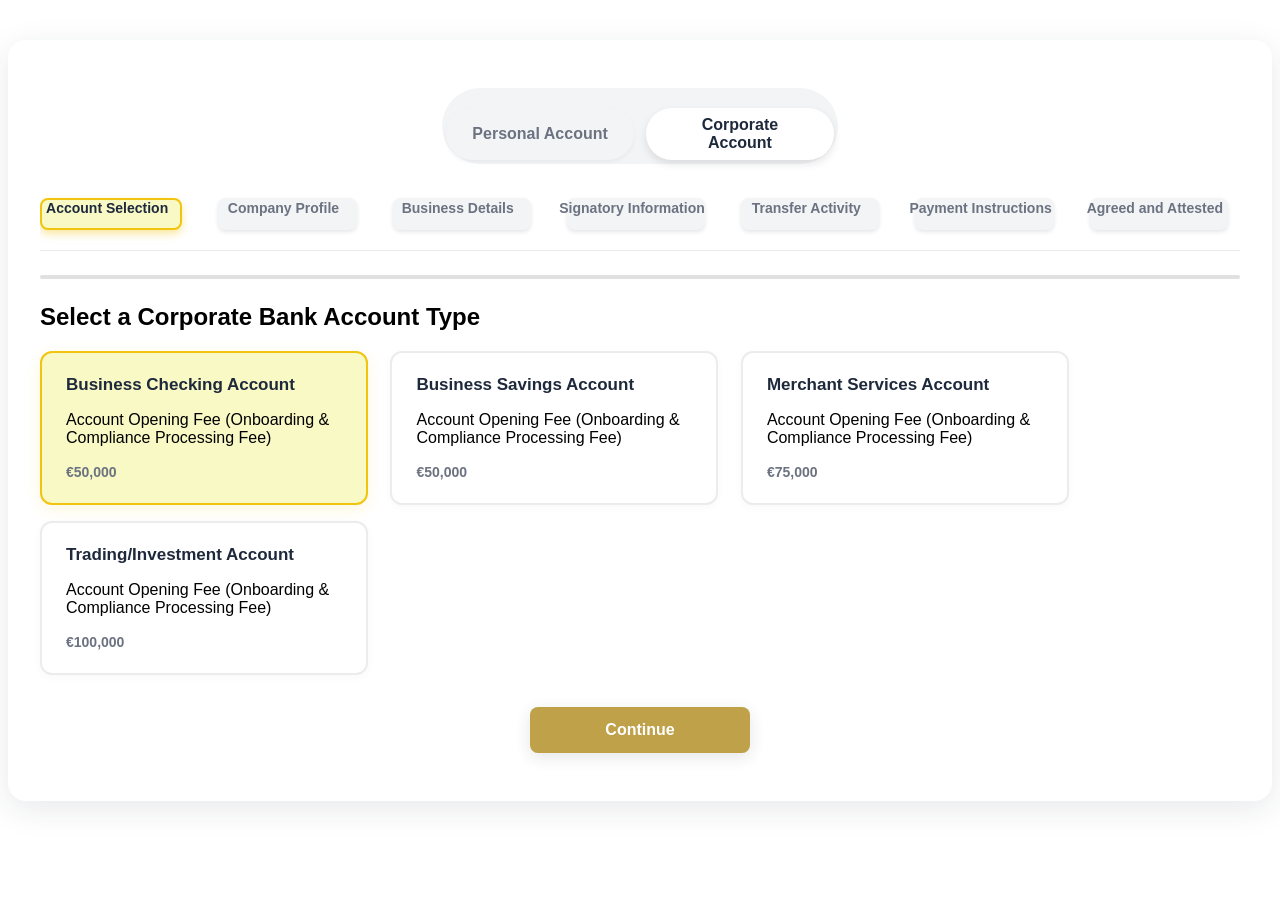
<file: index-corporate.html>
<!DOCTYPE html>
<html lang="en">
<head>
    <meta charset="UTF-8">
    <meta name="viewport" content="width=device-width, initial-scale=1.0">
    <title>Bank Corporate Application Form</title>
    <link rel="stylesheet" href="assets/style.css">
</head>
<body>
<div class="bank-form-container">

    <!-- tabs switching personal / corporate (static preview) -->
    <div class="account-type-tabs">
        <button type="button" class="tab" onclick="switchForm('personal')">Personal Account</button>
        <button type="button" class="tab active" onclick="switchForm('corporate')">Corporate Account</button>
    </div>

<!-- Steps Navigation -->
<div class="steps">
<div class="step active">Account Selection</div>
<div class="step">Company Profile</div>
<div class="step">Business Details</div>
<div class="step">Signatory Information</div>
<div class="step">Transfer Activity</div>
<div class="step">Payment Instructions</div>
<div class="step">Agreed and Attested</div>
</div>

<div class="progress-bar">
<div class="progress"></div>
</div>

<form id="corporateForm">

<!-- STEP 1: Account Selection -->
<div class="form-step active">
<h2>Select a Corporate Bank Account Type</h2>

<div class="account-card selected">
<input type="radio" name="account_type" value="Business_Checking" checked>
<div>
<h3>Business Checking Account</h3>
<p>Account Opening Fee (Onboarding & Compliance Processing Fee)</p>
</div>
<span>€50,000</span>
</div>

<div class="account-card">
<input type="radio" name="account_type" value="Business_Savings">
<div>
<h3>Business Savings Account</h3>
<p>Account Opening Fee (Onboarding & Compliance Processing Fee)</p>
</div>
<span>€50,000</span>
</div>

<div class="account-card">
<input type="radio" name="account_type" value="Merchant_Services">
<div>
<h3>Merchant Services Account</h3>
<p>Account Opening Fee (Onboarding & Compliance Processing Fee)</p>
</div>
<span>€75,000</span>
</div>

<div class="account-card">
<input type="radio" name="account_type" value="Trading_Account">
<div>
<h3>Trading/Investment Account</h3>
<p>Account Opening Fee (Onboarding & Compliance Processing Fee)</p>
</div>
<span>€100,000</span>
</div>

<button type="button" class="next-btn">Continue</button>
</div>

<!-- STEP 2: Payment Instructions -->
<div class="form-step">
<h2>Account Opening Fee — Payment Instructions</h2>
<p style="font-style:italic;color:#6b7280;margin-bottom:18px;">Applicable to all corporate account types listed below.</p>
<div style="margin-bottom:18px;">
<strong>Account Opening Fee (Onboarding & Compliance Processing Fee)</strong><br>
<span style="color:#6b7280;font-size:15px;">Payment of the Account Opening Fee does not guarantee approval or account opening.</span>
<ul style="margin-top:12px;margin-bottom:12px;">
<li>€50,000 — Business Checking Account</li>
<li>€50,000 — Business Savings Account</li>
<li>€75,000 — Merchant Services Account</li>
<li>€100,000 — Trading/Investment Account</li>
</ul>
</div>
<div style="margin-bottom:18px;">
<strong>REFUND POLICY (NO EXCEPTIONS)</strong>
<p style="color:#6b7280;font-size:15px;">If the application is declined and no account is opened, the Account Opening Fee will be refunded in full. Refunds are issued to the original sender (same payment route) <strong>within ten (10) business days</strong> after the application is formally declined in the Bank's records.<br><br>If the application is approved and an account is opened, the Account Opening Fee is deemed fully earned upon account opening and is <strong>non-refundable</strong>, as it covers completed onboarding, administrative coordination, and compliance processing services.</p>
</div>
<div style="margin-bottom:18px;">
<strong>PAYMENT OPTION 1: INTERNATIONAL WIRE (SWIFT)</strong>
<ul style="margin-top:8px;margin-bottom:8px;">
<li><strong>EURO (EUR) CURRENCY</strong><br>
<span style="color:#6b7280;font-size:15px;">
Bank Name: Wise Europe<br>
Bank Address: Rue du Trône 100, 3rd floor. Brussels. 1050. Belgium<br>
SWIFT Code: TRWIBEB1XXX<br>
Account Name: PROMINENCE CLIENT MANAGEMENT<br>
Account Number/IBAN: BE31905177979455<br>
Payment Reference / Memo <span style="color:#bfa14a;font-weight:600;">(REQUIRED)</span>: Application ID: 69aa9430 | Onboarding and Compliance Processing Fee
</span>
</li>
<li><strong>USD (US) CURRENCY</strong><br>
<span style="color:#6b7280;font-size:15px;">
Bank Name: Wise US Inc.<br>
Bank Address: 108 W 13th St, Wilmington, DE, 19801, United States<br>
SWIFT Code: TRWIUS35XXX<br>
Account Name: PROMINENCE CLIENT MANAGEMENT<br>
Account Number: 205414015428310<br>
Payment Reference / Memo <span style="color:#bfa14a;font-weight:600;">(REQUIRED)</span>: Application ID: 69aa9430 | Onboarding and Compliance Processing Fee
</span>
</li>
</ul>
</div>
<div style="margin-bottom:18px;">
<strong>PAYMENT OPTION 2: CRYPTOCURRENCY (USDT TRC20)</strong>
<ul style="margin-top:8px;margin-bottom:8px;">
<li><strong>USDT Wallet Address (TRC20):</strong> TPYjsZk3bZRZAVhBoRZcdyZkPq9NN6S6Y</li>
<li style="color:#6b7280;font-size:15px;">To validate a crypto payment, you must provide (i) TXID/transaction hash, (ii) amount sent, (iii) sending wallet address, and (iv) timestamp and supporting screenshot (if available).</li>
</ul>
</div>
<input type="file" name="payment_proof" accept="image/*">
<label>Insert Full Color Photo of your Offshore Account Opening Fees Payment</label>
<div class="nav-btns">
<button type="button" class="prev-btn">Previous</button>
<button type="button" class="next-btn">Continue</button>
</div>
</div>

<!-- STEP 3: Company Profile -->
<div class="form-step">
<h2>Company Profile Information</h2>

<div class="grid">
<input type="text" placeholder="Legal Company Name *" name="company_name" required>
<input type="text" placeholder="Trade Name / DBA *" name="trade_name" required>
</div>

<div class="grid">
<input type="text" placeholder="Company Registration Number *" name="registration_number" required>
<input type="text" placeholder="Tax Identification Number (TIN) *" name="tax_id" required>
</div>

<div class="grid">
<input type="text" placeholder="Country of Incorporation *" name="country_incorporation" required>
<input type="text" placeholder="Date of Incorporation (DD/MM/YYYY) *" name="incorporation_date" required>
</div>

<input type="text" placeholder="Business Address *" name="business_address" required>

<div class="grid">
<input type="text" placeholder="City *" name="city" required>
<input type="text" placeholder="State/Province" name="state">
<input type="text" placeholder="Postal Code *" name="postal_code" required>
</div>

<input type="text" placeholder="Registered Office Address (if different) *" name="registered_office" required>

<div class="grid">
<input type="text" placeholder="Main Business Phone *" name="business_phone" required>
<input type="email" placeholder="Business Email *" name="business_email" required>
</div>

<div class="grid">
<input type="text" placeholder="Company Website" name="company_website">
<select name="business_type" required>
<option value="">Select Business Type *</option>
<option value="Corporation">Corporation</option>
<option value="LLC">Limited Liability Company (LLC)</option>
<option value="Partnership">Partnership</option>
<option value="Sole Proprietorship">Sole Proprietorship</option>
<option value="Non-Profit">Non-Profit Organization</option>
<option value="Trust">Trust</option>
<option value="Foundation">Foundation</option>
<option value="Other">Other</option>
</select>
</div>

<textarea placeholder="Description of Business Activities *" name="business_description" required></textarea>

<div class="nav-btns">
<button type="button" class="prev-btn">Previous</button>
<button type="button" class="next-btn">Continue</button>
</div>
</div>

<!-- STEP 4: Business Details & Financial Information -->
<div class="form-step">
<h2>Business Details & Financial Information</h2>

<h3>Annual Financial Information</h3>
<div class="grid">
<input type="text" placeholder="Annual Revenue (approximate) *" name="annual_revenue" required>
<input type="text" placeholder="Number of Employees *" name="employee_count" required>
</div>

<div class="grid">
<input type="text" placeholder="Years in Business *" name="years_in_business" required>
<input type="text" placeholder="Main Industry Sector *" name="industry_sector" required>
</div>

<h3>Primary Beneficial Owners (Ownership 25%+)</h3>
<h4>Owner 1</h4>
<div class="grid">
<input type="text" placeholder="Owner Full Name *" name="owner1_name" required>
<input type="text" placeholder="Ownership Percentage *" name="owner1_percentage" required>
</div>

<div class="grid">
<input type="text" placeholder="Nationality *" name="owner1_nationality" required>
<input type="text" placeholder="Country of Residence *" name="owner1_residence" required>
</div>

<input type="text" placeholder="Document Type (Passport/ID) *" name="owner1_doc_type" required>
<input type="text" placeholder="Document Number *" name="owner1_doc_number" required>

<h4>Owner 2 (if applicable)</h4>
<div class="grid">
<input type="text" placeholder="Owner Full Name" name="owner2_name">
<input type="text" placeholder="Ownership Percentage" name="owner2_percentage">
</div>

<div class="grid">
<input type="text" placeholder="Nationality" name="owner2_nationality">
<input type="text" placeholder="Country of Residence" name="owner2_residence">
</div>

<input type="text" placeholder="Document Type (Passport/ID)" name="owner2_doc_type">
<input type="text" placeholder="Document Number" name="owner2_doc_number">

<h3>Source of Funds</h3>
<textarea placeholder="Describe the primary sources of company funds *" name="source_of_funds" required></textarea>

<div class="nav-btns">
<button type="button" class="prev-btn">Previous</button>
<button type="button" class="next-btn">Continue</button>
</div>
</div>

<!-- STEP 5: Authorized Signatories -->
<div class="form-step">
<h2>Authorized Signatories & Officers</h2>

<h3>Primary Authorized Signatory</h3>
<div class="grid">
<input type="text" placeholder="Full Name *" name="signatory1_name" required>
<input type="text" placeholder="Title/Position *" name="signatory1_title" required>
</div>

<div class="grid">
<input type="email" placeholder="Email Address *" name="signatory1_email" required>
<input type="tel" placeholder="Phone Number *" name="signatory1_phone" required>
</div>

<div class="grid">
<input type="text" placeholder="Date of Birth (DD/MM/YYYY) *" name="signatory1_dob" required>
<input type="text" placeholder="Nationality *" name="signatory1_nationality" required>
</div>

<input type="text" placeholder="Passport/ID Number *" name="signatory1_id" required>
<input type="text" placeholder="Country of Issue *" name="signatory1_id_country" required>

<input type="file" name="signatory1_photo" accept="image/*">
<label>Full Color Photo of Authorized Signatory 1 *</label>

<h3>Secondary Authorized Signatory</h3>
<div class="grid">
<input type="text" placeholder="Full Name" name="signatory2_name">
<input type="text" placeholder="Title/Position" name="signatory2_title">
</div>

<div class="grid">
<input type="email" placeholder="Email Address" name="signatory2_email">
<input type="tel" placeholder="Phone Number" name="signatory2_phone">
</div>

<div class="grid">
<input type="text" placeholder="Date of Birth (DD/MM/YYYY)" name="signatory2_dob">
<input type="text" placeholder="Nationality" name="signatory2_nationality">
</div>

<input type="text" placeholder="Passport/ID Number" name="signatory2_id">
<input type="text" placeholder="Country of Issue" name="signatory2_id_country">

<input type="file" name="signatory2_photo" accept="image/*">
<label>Full Color Photo of Authorized Signatory 2</label>

<h3>Beneficial Owner Detail (if not already listed)</h3>
<input type="text" placeholder="Full Name" name="beneficial_owner_name">
<input type="text" placeholder="Beneficial Ownership %" name="beneficial_ownership_percent">
<input type="text" placeholder="Country of Residence" name="beneficial_owner_residence">

<div class="nav-btns">
<button type="button" class="prev-btn">Previous</button>
<button type="button" class="next-btn">Continue</button>
</div>
</div>

<!-- STEP 6: Transfer Activity -->
<div class="form-step">
<h2>Expected Transfer Activity</h2>

<h3>Outgoing Transfers</h3>
<div class="grid">
<input type="text" placeholder="Main destination countries *" name="main_dest_countries" required>
<input type="text" placeholder="Estimated monthly frequency *" name="monthly_transfer_frequency" required>
</div>

<div class="grid">
<input type="text" placeholder="Average amount per transfer (in EUR) *" name="transfer_avg_amount" required>
<input type="text" placeholder="Maximum transfer amount (in EUR) *" name="transfer_max_amount" required>
</div>

<h3>Incoming Transfers</h3>
<div class="grid">
<input type="text" placeholder="Main source countries *" name="main_source_countries" required>
<input type="text" placeholder="Estimated monthly frequency *" name="incoming_monthly_frequency" required>
</div>

<div class="grid">
<input type="text" placeholder="Average incoming amount (in EUR) *" name="incoming_avg_amount" required>
<input type="text" placeholder="Maximum incoming amount (in EUR) *" name="incoming_max_amount" required>
</div>

<h3>Transfer Counterparties</h3>
<div class="grid">
<input type="text" placeholder="Are transfers to/from related parties? *" name="related_parties_transfers" required>
<input type="text" placeholder="Types of transfer counterparties *" name="counterparty_types" required>
</div>

<textarea placeholder="Describe business purpose of international transfers *" name="transfer_purpose" required></textarea>

<h3>Currency & Account Preferences</h3>
<div class="grid">
<select name="primary_currency" required>
<option value="">Select Primary Currency *</option>
<option value="EUR">EUR (Euro)</option>
<option value="USD">USD (US Dollar)</option>
<option value="GBP">GBP (British Pound)</option>
<option value="CHF">CHF (Swiss Franc)</option>
<option value="Other">Other</option>
</select>
<input type="text" placeholder="Initial Deposit Amount *" name="initial_deposit" required>
</div>

<input type="text" placeholder="How did you hear about us?" name="referral_source">

<div class="nav-btns">
<button type="button" class="prev-btn">Previous</button>
<button type="button" class="next-btn">Continue</button>
</div>
</div>

<!-- STEP 7: Bank Information & Documentation -->
<div class="form-step">
<h2>Bank Account & Financial Information</h2>

<h3>Current Banking Relationship</h3>
<div class="grid">
<input type="text" placeholder="Primary Bank Name *" name="current_bank_name" required>
<input type="text" placeholder="Country *" name="current_bank_country" required>
</div>

<div class="grid">
<input type="text" placeholder="Account Type *" name="current_account_type" required>
<input type="text" placeholder="Account Number (last 4 digits) *" name="current_account_last4" required>
</div>

<h3>Financial Documents to Upload</h3>
<input type="file" name="corporate_registration" accept=".pdf,.doc,.docx,.jpg,.png">
<label>Certificate of Incorporation / Articles of Association *</label>

<input type="file" name="board_resolution" accept=".pdf,.doc,.docx,.jpg,.png">
<label>Board Resolution Authorizing Account Opening *</label>

<input type="file" name="beneficial_owners_cert" accept=".pdf,.doc,.docx,.jpg,.png">
<label>Certificate of Beneficial Owners *</label>

<input type="file" name="registration_proof" accept=".pdf,.doc,.docx,.jpg,.png">
<label>Proof of Business Registration *</label>

<input type="file" name="passport_signatory" accept="image/*">
<label>Passports/IDs of All Authorized Signatories *</label>

<input type="file" name="address_proof" accept=".pdf,.doc,.docx,.jpg,.png">
<label>Proof of Business Address (Utility Bill or Registry Extract) *</label>

<h3>AML/KYC Information</h3>
<textarea placeholder="Any additional relevant compliance information" name="aml_kyc_info"></textarea>

<div class="nav-btns">
<button type="button" class="prev-btn">Previous</button>
<button type="button" class="next-btn">Continue</button>
</div>
</div>

<!-- STEP 8: Agreement & Declaration -->
<div class="form-step">
<h2>Agreement and Declaration</h2>

<div class="info-text" style="background:#f5f7fa;padding:18px;border-radius:8px;margin-bottom:18px;border:1px solid #dbeafe;">
<strong>Third-Party Onboarding and Payment Notice</strong><br>
Please be advised that Prominence Bank may utilize third-party compliance and onboarding services. All payments for account opening fees are non-refundable and cover the cost of enhanced due diligence. Approval is not guaranteed and depends on successful compliance clearance.
</div>

<div class="info-text" style="background:#fffbe6;padding:18px;border-radius:8px;margin-bottom:18px;border:1px solid #ffe4a1;">
<strong>Account Opening Fee – Payment Instructions</strong><br>
The specified Account Opening Fee is due immediately upon submission of this application to initiate the onboarding process.<br>
<span style="font-weight:600;">Methods:</span> SWIFT/SEPA Transfer, BTC, or USDT (ERC20).<br>
<span style="font-weight:600;">Notification:</span> Instructions will be sent to your registered email.
</div>

<div style="background:#fff;padding:18px;border-radius:8px;border:1px solid #ececec;margin-bottom:18px;">
<input type="checkbox" name="declaration" id="declaration" required>
<label for="declaration" style="font-weight:600;">I/we hereby declare that the information given in this application form is true and correct. I/we declare that all funds deposited in the account will be derived from legal sources. I/we have no knowledge of any criminal investigation relating to the company or its officers. I/we agree to be bound by the terms and conditions of Prominence Bank. <span style="color:#bfa14a;">Required</span></label>
</div>

<div style="background:#fff;padding:18px;border-radius:8px;border:1px solid #ececec;margin-bottom:18px;">
<input type="checkbox" name="aml_compliance" id="aml_compliance" required>
<label for="aml_compliance" style="font-weight:600;">I/we acknowledge that I/we have read and understood the AML/KYC compliance requirements and agree to provide any additional information requested. <span style="color:#bfa14a;">Required</span></label>
</div>

<div class="nav-btns">
<button type="button" class="prev-btn">Previous</button>
<button type="submit" class="submit-btn">Submit Application</button>
</div>
</div>

</form>
</div>

<script src="https://code.jquery.com/jquery-3.6.0.min.js"></script>
<script>
jQuery(function($){
    $('.account-card').click(function() {
        $('.account-card').removeClass('selected');
        $(this).addClass('selected');
        $(this).find('input[type="radio"]').prop('checked', true);
    });

    let step = 0;
    const steps = $(".form-step");
    const navSteps = $(".step");
    const progress = $(".progress");

    function showStep(i){
        steps.removeClass("active");
        steps.eq(i).addClass("active");
        navSteps.removeClass("active");
        navSteps.eq(i).addClass("active");
        let percent = ((i+1)/steps.length)*100;
        progress.css("width",percent+"%");
        window.scrollTo(0, 0);
    }

    $(".next-btn").click(function(){
        if(step < steps.length-1){
            step++;
            showStep(step);
        }
    });

    $(".prev-btn").click(function(){
        if(step > 0){
            step--;
            showStep(step);
        }
    });

    $(".submit-btn").click(function(e){
        e.preventDefault();
        var formData = new FormData($('#corporateForm')[0]);
        formData.append('action', 'submit_corporate_form');
        
        $.ajax({
            type: 'POST',
            url: 'ajax_object.ajaxurl',
            data: formData,
            processData: false,
            contentType: false,
            success: function(response){
                alert('Application submitted successfully!');
                $('#corporateForm')[0].reset();
                window.location.href = '/thank-you';
            },
            error: function(){
                alert('Error submitting form. Please try again.');
            }
        });
    });
});

function switchForm(formType) {
    localStorage.setItem('selectedForm', formType);
    if (formType === 'personal') {
        window.location.href = 'index-personal.html';
    } else {
        window.location.href = 'index-corporate.html';
    }
}

// Set active tab on page load
document.addEventListener('DOMContentLoaded', function() {
    const selectedForm = localStorage.getItem('selectedForm') || 'corporate';
    const tabs = document.querySelectorAll('.account-type-tabs .tab');
    tabs.forEach(tab => tab.classList.remove('active'));
    if (selectedForm === 'personal') {
        tabs[0].classList.add('active');
    } else {
        tabs[1].classList.add('active');
    }
});
</script>
</body>
</html>
</file>
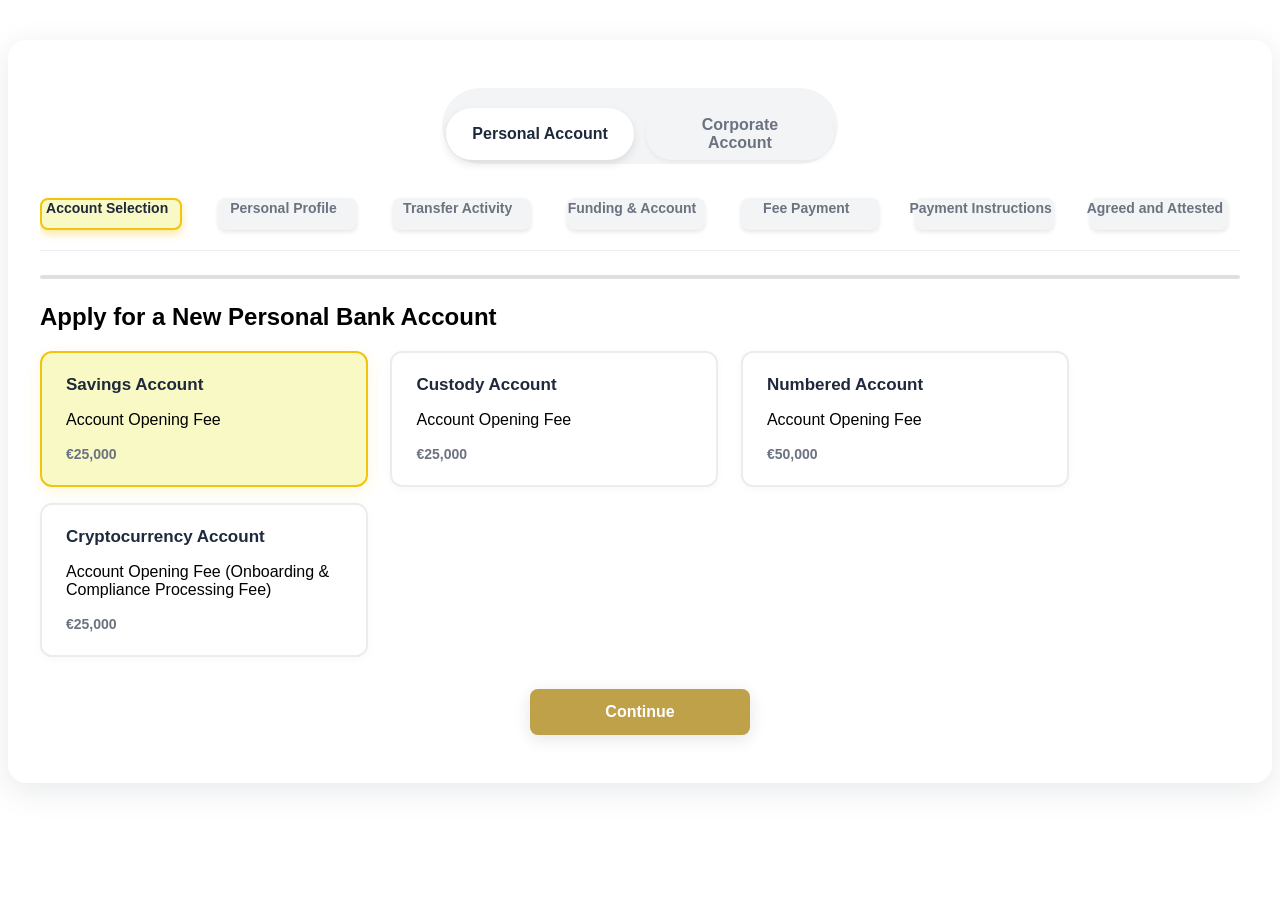
<file: index-personal.html>
<!DOCTYPE html>
<html lang="en">
<head>
    <meta charset="UTF-8">
    <meta name="viewport" content="width=device-width, initial-scale=1.0">
    <title>Bank Application Form</title>
    <link rel="stylesheet" href="assets/style.css">
</head>
<body>
<div class="bank-form-container">

    <!-- tabs switching personal / corporate -->
    <div class="account-type-tabs">
        <button type="button" class="tab active" onclick="switchForm('personal')">Personal Account</button>
        <button type="button" class="tab" onclick="switchForm('corporate')">Corporate Account</button>
    </div>

<!-- Steps Navigation -->

<div class="steps">
<div class="step active">Account Selection</div>
<div class="step">Personal Profile</div>
<div class="step">Transfer Activity</div>
<div class="step">Funding & Account</div>
<div class="step">Fee Payment</div>
<div class="step">Payment Instructions</div>
<div class="step">Agreed and Attested</div>
</div>

<div class="progress-bar">
<div class="progress"></div>
</div>


<form id="bankForm">

<!-- STEP 1 -->

<div class="form-step active">

<h2>Apply for a New Personal Bank Account</h2>

<div class="account-card selected">
<input type="radio" name="account" value="Savings" checked>
<div>
<h3>Savings Account</h3>
<p>Account Opening Fee</p>
</div>
<span>€25,000</span>
</div>

<div class="account-card">
<input type="radio" name="account" value="Custody">
<div>
<h3>Custody Account</h3>
<p>Account Opening Fee</p>
</div>
<span>€25,000</span>
</div>

<div class="account-card">
<input type="radio" name="account" value="Numbered">
<div>
<h3>Numbered Account</h3>
<p>Account Opening Fee</p>
</div>
<span>€50,000</span>
</div>

<div class="account-card">
<input type="radio" name="account" value="Cryptocurrency">
<div>
<h3>Cryptocurrency Account</h3>
<p>Account Opening Fee (Onboarding & Compliance Processing Fee)</p>
</div>
<span>€25,000</span>
</div>

<button type="button" class="next-btn">Continue</button>

</div>

<!-- STEP 2: Payment Instructions -->

<div class="form-step">
	<h2>Account Opening Fee — Payment Instructions</h2>
	<p style="font-style:italic;color:#6b7280;margin-bottom:18px;">Applicable to all new account types listed below.</p>
	<div style="margin-bottom:18px;">
		<strong>Account Opening Fee (Onboarding & Compliance Processing Fee)</strong><br>
		<span style="color:#6b7280;font-size:15px;">Payment of the Account Opening Fee does not guarantee approval or account opening.</span>
		<ul style="margin-top:12px;margin-bottom:12px;">
			<li>€25,000 — Euro Account</li>
			<li>$25,000 — USD Account</li>
			<li>€25,000 — Custody Account</li>
			<li>€25,000 — Cryptocurrency Account</li>
			<li>€50,000 — Numbered Account</li>
		</ul>
	</div>
	<div style="margin-bottom:18px;">
		<strong>REFUND POLICY (NO EXCEPTIONS)</strong>
		<p style="color:#6b7280;font-size:15px;">If the application is declined and no account is opened, the Account Opening Fee will be refunded in full by PCM (no PCM deductions). Refunds are issued to the original sender (same payment route) <strong>within ten (10) business days</strong> after the application is formally declined in the Bank’s records.<br><br>If the application is approved and an account is opened, the Account Opening Fee is deemed fully earned upon account opening and is <strong>non-refundable</strong>, as it covers completed onboarding, administrative coordination, and compliance processing services.</p>
	</div>
	<div style="margin-bottom:18px;">
		<strong>PAYMENT OPTION 1: INTERNATIONAL WIRE (SWIFT)</strong>
		<ul style="margin-top:8px;margin-bottom:8px;">
			<li><strong>EURO (EUR) CURRENCY</strong><br>
				<span style="color:#6b7280;font-size:15px;">
					Bank Name: Wise Europe<br>
					Bank Address: Rue du Trône 100, 3rd floor. Brussels. 1050. Belgium<br>
					SWIFT Code: TRWIBEB1XXX<br>
					Account Name: PROMINENCE CLIENT MANAGEMENT<br>
					Account Number/IBAN: BE31905177979455<br>
					Payment Reference / Memo <span style="color:#bfa14a;font-weight:600;">(REQUIRED)</span>: Application ID: 69aa9430 | Onboarding and Compliance Processing Fee
				</span>
			</li>
			<li><strong>USD (US) CURRENCY</strong><br>
				<span style="color:#6b7280;font-size:15px;">
					Bank Name: Wise US Inc.<br>
					Bank Address: 108 W 13th St, Wilmington, DE, 19801, United States<br>
					SWIFT Code: TRWIUS35XXX<br>
					Account Name: PROMINENCE CLIENT MANAGEMENT<br>
					Account Number: 205414015428310<br>
					Payment Reference / Memo <span style="color:#bfa14a;font-weight:600;">(REQUIRED)</span>: Application ID: 69aa9430 | Onboarding and Compliance Processing Fee
				</span>
			</li>
		</ul>
	</div>
	<div style="margin-bottom:18px;">
		<strong>PAYMENT OPTION 2: CRYPTOCURRENCY (USDT TRC20)</strong>
		<ul style="margin-top:8px;margin-bottom:8px;">
			<li><strong>USDT Wallet Address (TRC20):</strong> TPYjsZk3bZRZAVhBoRZcdyZkPq9NN6S6Y</li>
			<li style="color:#6b7280;font-size:15px;">To validate a crypto payment, you must provide (i) TXID/transaction hash, (ii) amount sent, (iii) sending wallet address, and (iv) timestamp and supporting screenshot (if available).</li>
		</ul>
	</div>
	<div class="info-text" style="margin-bottom:18px;">
		<span style="color:#bfa14a;font-weight:600;">IMPORTANT NOTICE:</span> The Account Opening Fee must be paid via SWIFT international wire (Option 1), or USDT (Option 2). KTT / Telex are not accepted for this initial payment and will not be used to activate an account.
	</div>
	<h3>THIRD-PARTY ONBOARDING AND PAYMENT NOTICE</h3>
	<p>Click to expand / view terms</p>
	<p>This application may be supported by Prominence Client Management / Prominence Account Management (“PCM”), a separate legal entity acting as an independent introducer and providing administrative onboarding coordination only (intake support, document collection coordination, and application‑package transmission). PCM is not authorized to bind Prominence Bank or make representations regarding approval. PCM is not a bank and does not provide banking, deposit‑taking, securities brokerage, investment advisory, fiduciary, custody, wallet custody, or legal services. Prominence Bank alone determines whether to approve or decline an application and whether an account is opened. Any Account Opening Fee paid to PCM is a service fee for onboarding and compliance‑processing support; it is not a deposit with Prominence Bank and does not create or fund a bank account.</p>
	<h4>SCOPE OF PCM SERVICES</h4>
	<p>PCM services are limited to (i) assisting with completion of intake forms, (ii) coordinating collection of required documents, (iii) basic completeness checks (format/legibility), and (iv) transmitting the compiled application package to Prominence Bank. PCM does not provide advice, does not negotiate terms, does not handle client assets for investment or custody purposes, and does not represent that an application will be approved</p>
	<input type="file" name="offshore_fees_payment_photo" accept="image/*">
	<label>Insert Full Color Photo of your Offshore Account Opening Fees Payment</label>
	<div class="nav-btns">
		<button type="button" class="prev-btn">Previous</button>
		<button type="button" class="next-btn">Continue</button>
	</div>
</div>

<!-- STEP 3 -->

<div class="form-step">

<h2>Personal Profile</h2>

<div class="grid">
  <input type="text" placeholder="Place of birth *" name="place_of_birth" required>
  <input type="text" placeholder="First name *" name="first_name" required>
</div>
<div class="grid">
  <input type="text" placeholder="Last name *" name="last_name" required>
  <input type="text" placeholder="Middle name *" name="middle_name" required>
</div>
<div class="grid">
  <input type="text" placeholder="Date of birth *" name="date_of_birth" required>
  <input type="text" placeholder="Nationality *" name="nationality" required>
</div>
<div class="grid">
  <input type="text" placeholder="Passport/ID No. *" name="passport_id_no" required>
  <input type="text" placeholder="Passport/ID date of issue *" name="passport_issue_date" required>
</div>
<div class="grid">
  <input type="text" placeholder="Passport/ID Expiration date *" name="passport_expiry_date" required>
  <input type="tel" placeholder="Telephone No. *" name="telephone_no" required>
</div>
<div class="grid">
  <input type="tel" placeholder="Fax No. *" name="fax_no" required>
  <input type="text" placeholder="Country of issue *" name="country_of_issue" required>
</div>
<input type="text" placeholder="Home address *" name="home_address" required>
<div class="grid">
  <input type="email" placeholder="Email address *" name="email_address" required>
  <input type="tel" placeholder="Mobile No. *" name="mobile_no" required>
</div>
<div class="grid">
  <input type="text" placeholder="City" name="city">
  <input type="text" placeholder="State" name="state">
</div>
<div class="grid">
  <input type="text" placeholder="Zip code" name="zip_code">
  <input type="text" placeholder="Country *" name="country" required>
</div>
<div class="nav-btns">
  <button type="button" class="prev-btn">Previous</button>
  <button type="button" class="next-btn">Continue</button>
</div>

</div>

<!-- STEP 4 -->

<div class="form-step">

<h2>Expected Transfer Activity</h2>

<div class="grid">
<input type="text" placeholder="Main countries to which you will make transfers" name="main_countries_out">
<input type="text" placeholder="Main countries from which you will receive transfers" name="main_countries_in">
</div>
<div class="grid">
<input type="text" placeholder="Estimated number of outgoing transfers per month" name="outgoing_transfers">
<input type="text" placeholder="Estimated number of incoming transfers per month" name="incoming_transfers">
</div>
<div class="grid">
<input type="text" placeholder="Average value for each transfer" name="average_value">
<input type="text" placeholder="Maximum value of each transfer" name="max_value">
</div>
<input type="text" placeholder="Currency of initial funding" name="currency_funding">

<h3>Source of initial funding</h3>

<div class="grid">
<input type="text" placeholder="Value of Initial Funding" name="initial_funding_value">
<input type="text" placeholder="Originating Bank Name" name="originating_bank_name">
</div>
<input type="text" placeholder="Originating Bank Address" name="originating_bank_address">
<div class="grid">
<input type="text" placeholder="Account Name" name="account_name">
<input type="text" placeholder="Account Number" name="account_number">
</div>
<input type="text" placeholder="Signatory Full Name" name="signatory_full_name">
<textarea placeholder="Describe precisely how these funds were generated" name="funds_generated_description"></textarea>

<div class="nav-btns">
<button type="button" class="prev-btn">Previous</button>
<button type="button" class="next-btn">Continue</button>
</div>

</div>

<!-- STEP 5 -->

<div class="form-step">

<h2>Bank Account & Referral</h2>

<select name="account_currency">
  <option>Select Currency</option>
  <option>EUR</option>
  <option>USD</option>
  <option>GBP</option>
</select>
<input type="text" placeholder="Initial Deposit Amount" name="deposit_amount">

<h2>Referral</h2>
<input type="text" placeholder="How did you hear about us? (e.g. Professional Recommendation, LinkedIn, Search Engine)" name="referral">

<div class="nav-btns">
<button type="button" class="prev-btn">Previous</button>
<button type="button" class="next-btn">Continue</button>
</div>

</div>

<!-- STEP 6 -->

<div class="form-step">

<h2>Fee Payment Bank Information</h2>

<div class="grid">
  <input type="text" placeholder="Bank Name" name="bank_name">
  <input type="text" placeholder="Bank Address" name="bank_address">
</div>
<div class="grid">
  <input type="text" placeholder="Bank Swift Code" name="bank_swift_code">
  <input type="text" placeholder="Account Holder Name" name="account_holder_name">
</div>
<div class="grid">
  <input type="text" placeholder="Account Number" name="account_number">
  <input type="text" placeholder="Account Signatory Name" name="account_signatory_name">
</div>
<textarea placeholder="Describe the Origin of Deposit Funds" name="deposit_funds_origin"></textarea>

<h3>KYC/AML DOCUMENTATION NOTE</h3>
<p>Upload option Image (Click to expand / view terms)</p>
<input type="file" name="passport_photo" accept="image/*">
<label>Insert Full Color Photo of your Passport Here *</label>

<div class="nav-btns">
<button type="button" class="prev-btn">Previous</button>
<button type="button" class="next-btn">Continue</button>
</div>
</div>

<!-- STEP 7 -->

<div class="form-step">

<h2>Agreed and Attested</h2>
<div class="info-text" style="background:#f5f7fa;padding:18px;border-radius:8px;margin-bottom:18px;border:1px solid #dbeafe;">
  <strong>Third-Party Onboarding and Payment Notice</strong><br>
  Please be advised that Prominence Bank may utilize third-party compliance and onboarding services. All payments for account opening fees are non-refundable and cover the cost of enhanced due diligence. Approval is not guaranteed and depends on successful compliance clearance.
</div>
<div class="info-text" style="background:#fffbe6;padding:18px;border-radius:8px;margin-bottom:18px;border:1px solid #ffe4a1;">
  <strong>Account Opening Fee – Payment Instructions</strong><br>
  The specified Account Opening Fee is due immediately upon submission of this application to initiate the onboarding process.<br>
  <span style="font-weight:600;">Methods:</span> SWIFT/SEPA Transfer, BTC, or USDT (ERC20).<br>
  <span style="font-weight:600;">Notification:</span> Instructions will be sent to your registered email.
</div>
<div style="background:#fff;padding:18px;border-radius:8px;border:1px solid #ececec;margin-bottom:18px;">
  <input type="checkbox" name="declaration" id="declaration">
  <label for="declaration" style="font-weight:600;">I/we hereby declare that the information given in this application form is true and correct. I/we agree to be bound by the terms and conditions of Prominence Bank. <span style="color:#bfa14a;">Required</span></label>
</div>
<div class="nav-btns">
<button type="button" class="prev-btn">Previous</button>
<button type="submit" class="submit-btn">Submit Application</button>
</div>
</div>

</form>

    <!-- corporate section (static preview) -->
    <div class="form-section" id="corporate-section" style="display:none;">
        <!-- corporate form copied from index-corporate but without outer container -->
        <div class="steps">
<div class="step active">Account Selection</div>
<div class="step">Company Profile</div>
<div class="step">Business Details</div>
<div class="step">Signatory Information</div>
<div class="step">Transfer Activity</div>
<div class="step">Payment Instructions</div>
<div class="step">Agreed and Attested</div>
</div>

<div class="progress-bar">
<div class="progress"></div>
</div>

<form id="corporateForm">

<!-- STEP 1: Account Selection -->
<div class="form-step active">
<h2>Select a Corporate Bank Account Type</h2>

<div class="account-card selected">
<input type="radio" name="account_type" value="Business_Checking" checked>
<div>
<h3>Business Checking Account</h3>
<p>Account Opening Fee (Onboarding & Compliance Processing Fee)</p>
</div>
<span>€50,000</span>
</div>

<div class="account-card">
<input type="radio" name="account_type" value="Business_Savings">
<div>
<h3>Business Savings Account</h3>
<p>Account Opening Fee (Onboarding & Compliance Processing Fee)</p>
</div>
<span>€50,000</span>
</div>

<div class="account-card">
<input type="radio" name="account_type" value="Merchant_Services">
<div>
<h3>Merchant Services Account</h3>
<p>Account Opening Fee (Onboarding & Compliance Processing Fee)</p>
</div>
<span>€75,000</span>
</div>

<div class="account-card">
<input type="radio" name="account_type" value="Trading_Account">
<div>
<h3>Trading/Investment Account</h3>
<p>Account Opening Fee (Onboarding & Compliance Processing Fee)</p>
</div>
<span>€100,000</span>
</div>

<button type="button" class="next-btn">Continue</button>
</div>

<!-- STEP 2: Payment Instructions -->
<div class="form-step">
<h2>Account Opening Fee — Payment Instructions</h2>
<p style="font-style:italic;color:#6b7280;margin-bottom:18px;">Applicable to all corporate account types listed below.</p>
<div style="margin-bottom:18px;">
<strong>Account Opening Fee (Onboarding & Compliance Processing Fee)</strong><br>
<span style="color:#6b7280;font-size:15px;">Payment of the Account Opening Fee does not guarantee approval or account opening.</span>
<ul style="margin-top:12px;margin-bottom:12px;">
<li>€50,000 — Business Checking Account</li>
<li>€50,000 — Business Savings Account</li>
<li>€75,000 — Merchant Services Account</li>
<li>€100,000 — Trading/Investment Account</li>
</ul>
</div>
<div style="margin-bottom:18px;">
<strong>REFUND POLICY (NO EXCEPTIONS)</strong>
<p style="color:#6b7280;font-size:15px;">If the application is declined and no account is opened, the Account Opening Fee will be refunded in full. Refunds are issued to the original sender (same payment route) <strong>within ten (10) business days</strong> after the application is formally declined in the Bank's records.<br><br>If the application is approved and an account is opened, the Account Opening Fee is deemed fully earned upon account opening and is <strong>non-refundable</strong>, as it covers completed onboarding, administrative coordination, and compliance processing services.</p>
</div>
<div style="margin-bottom:18px;">
<strong>PAYMENT OPTION 1: INTERNATIONAL WIRE (SWIFT)</strong>
<ul style="margin-top:8px;margin-bottom:8px;">
<li><strong>EURO (EUR) CURRENCY</strong><br>
<span style="color:#6b7280;font-size:15px;">
Bank Name: Wise Europe<br>
Bank Address: Rue du Trône 100, 3rd floor. Brussels. 1050. Belgium<br>
SWIFT Code: TRWIBEB1XXX<br>
Account Name: PROMINENCE CLIENT MANAGEMENT<br>
Account Number/IBAN: BE31905177979455<br>
Payment Reference / Memo <span style="color:#bfa14a;font-weight:600;">(REQUIRED)</span>: Application ID: 69aa9430 | Onboarding and Compliance Processing Fee
</span>
</li>
<li><strong>USD (US) CURRENCY</strong><br>
<span style="color:#6b7280;font-size:15px;">
Bank Name: Wise US Inc.<br>
Bank Address: 108 W 13th St, Wilmington, DE, 19801, United States<br>
SWIFT Code: TRWIUS35XXX<br>
Account Name: PROMINENCE CLIENT MANAGEMENT<br>
Account Number: 205414015428310<br>
Payment Reference / Memo <span style="color:#bfa14a;font-weight:600;">(REQUIRED)</span>: Application ID: 69aa9430 | Onboarding and Compliance Processing Fee
</span>
</li>
</ul>
</div>
<div style="margin-bottom:18px;">
<strong>PAYMENT OPTION 2: CRYPTOCURRENCY (USDT TRC20)</strong>
<ul style="margin-top:8px;margin-bottom:8px;">
<li><strong>USDT Wallet Address (TRC20):</strong> TPYjsZk3bZRZAVhBoRZcdyZkPq9NN6S6Y</li>
<li style="color:#6b7280;font-size:15px;">To validate a crypto payment, you must provide (i) TXID/transaction hash, (ii) amount sent, (iii) sending wallet address, and (iv) timestamp and supporting screenshot (if available).</li>
</ul>
</div>
<input type="file" name="payment_proof" accept="image/*">
<label>Insert Full Color Photo of your Offshore Account Opening Fees Payment</label>
<div class="nav-btns">
<button type="button" class="prev-btn">Previous</button>
<button type="button" class="next-btn">Continue</button>
</div>
</div>

<!-- additional corporate steps omitted for brevity -->

</form>
    </div>

</div> <!-- end bank-form-container -->

<script src="https://code.jquery.com/jquery-3.6.0.min.js"></script>
<script src="assets/script.js"></script>
<script>
function switchForm(formType) {
    localStorage.setItem('selectedForm', formType);
    if (formType === 'corporate') {
        window.location.href = 'index-corporate.html';
    } else {
        window.location.href = 'index-personal.html';
    }
}

// Set active tab on page load
document.addEventListener('DOMContentLoaded', function() {
    const selectedForm = localStorage.getItem('selectedForm') || 'personal';
    const tabs = document.querySelectorAll('.account-type-tabs .tab');
    tabs.forEach(tab => tab.classList.remove('active'));
    if (selectedForm === 'personal') {
        tabs[0].classList.add('active');
    } else {
        tabs[1].classList.add('active');
    }
});
</script>
</body>
</html>
</file>
<file: assets/style.css>
.bank-form-container{
max-width:1400px; /* Wider form */
margin:40px auto;
padding:48px 32px; /* More padding */
background:#fff;
border-radius:18px;
box-shadow:0 8px 32px rgba(30,41,59,0.10);
font-family:'DM Sans', Inter, sans-serif;
}
@media (max-width: 600px) {
	.bank-form-container {
		max-width: 100%;
		padding: 16px 8px;
	}
}

.form-section {
	display: block;
	width: 100%;
}

.form-section.active {
	display: block;
}

.steps{
display: flex;
justify-content: center;
flex-wrap: nowrap; /* Prevent wrapping */
gap: 24px; /* More space between steps */
margin-bottom: 24px;
border-bottom: 1px solid #ececec;
padding: 10px 0;
overflow-x: auto;
}

.step{
display: flex;
align-items: center;
justify-content: center;
font-size: 14px;
color: #6b7280;
position: relative;
background: #f3f4f6;
border-radius: 8px; /* Normal box */
text-align: center;
font-weight: 600;
margin-right: 12px;
margin-bottom: 10px;
box-shadow: 0 2px 4px rgba(0, 0, 0, 0.1);
white-space: nowrap;
padding: 12px 32px;
min-width: 120px;
height: auto;
}
.step {
	flex: 1 1 120px;
	min-width: 100px; /* Ensure minimum width for each step */
	font-size: 14px;
	padding: 0 8px 12px 0;
}
@media (max-width: 600px) {
	.step {
		font-size: 12px; /* Smaller font size for smaller screens */
		margin-right: 8px; /* Adjust spacing for smaller screens */
	}
}

.step.active{
color:#1e293b; /* Black text for active step */
background:#f9f9c5; /* Light yellow background for selected option */
border:2px solid #f1c40f; /* Yellow border for selected option */
box-shadow:0 4px 8px rgba(241, 196, 15, 0.4); /* Add shadow for better visibility */
}

.progress-bar{
position:relative;
height:4px; /* Increased height for better visibility */
background:#e0e0e0;
margin-bottom:24px;
border-radius:2px;
overflow:hidden;
}

.progress{
height:100%;
background:#007bff; /* Blue color for progress */
width:0%; /* Dynamically updated */
transition:width 0.3s ease-in-out; /* Smooth transition for progress */
}

.form-step{
display:none;
}

.form-step {
	display: none;
}
.form-step.active{
display:block;
}

.grid{
display:grid;
grid-template-columns:1fr 1fr;
gap:32px;
margin-bottom: 24px;
}

input,select,textarea{
width:100%;
padding:14px 8px;
border:1px solid #ececec;
border-radius:8px;
margin-bottom:24px;
font-size:15px;
background:#fafbfc;
color:#1e293b;
transition:border-color .2s;
}
input:focus,select:focus,textarea:focus{
border-color:#bfa14a;
outline:none;
}
::placeholder{
color:#bdbdbd;
opacity:1;
}

.account-card{
padding:18px;
border-radius:8px;
cursor:pointer;
display:flex;
flex-direction:column;
align-items:flex-start;
justify-content:flex-start;
border:2px solid #ececec;
padding:22px 24px;
border-radius:12px;
margin-bottom:0;
margin-right:18px;
min-width:220px;
background:#fff;
cursor:pointer;
box-shadow:0 2px 8px rgba(30,41,59,0.03);
transition:border-color .2s, box-shadow .2s;
}
.account-card input[type="radio"] {
    display: none; /* Hide radio buttons */
}
.account-card {
	display: flex;
	flex-direction: column;
	align-items: flex-start;
	margin-bottom: 16px;
	min-width: 220px;
}
@media (min-width: 600px) {
	.form-step .account-card {
		flex-direction: column;
		align-items: flex-start;
		margin-bottom: 16px;
		min-width: 220px;
		width: calc(25% - 24px); /* 4 cards per row */
		display: inline-block;
		vertical-align: top;
	}
}

@media (max-width: 900px) {
	.form-step .account-card {
		width: 100%;
		min-width: 0;
		margin-right: 0;
		margin-bottom: 16px;
	}
}
@media (max-width: 600px) {
	.form-step .account-card {
		width: 100%;
		margin-right: 0;
		margin-bottom: 16px;
	}
}

.account-card.selected{
border-color: #f1c40f;
background: #f9f9c5;
box-shadow: 0 4px 16px rgba(241,196,15,0.15);
transition: background 0.3s, border-color 0.3s, box-shadow 0.3s;
}

.account-card h3{
margin:0 0 4px 0;
font-size:17px;
font-weight:600;
color:#1e293b;
}

.account-card span{
font-weight:600;
color:#bfa14a;
font-size:15px;
margin-right:10px;
accent-color:#bfa14a;
margin:0 0 8px 0;
color:#6b7280;
font-size:14px;
}

/* tabs to switch between personal and corporate forms */
.account-type-tabs{
 display:flex;
 justify-content:center;
 gap:12px;
 margin:0 auto 24px;
 padding:4px;
 background:#f3f4f6;
 border-radius:999px;
 width:-moz-fit-content;
 width:fit-content;
}
.account-type-tabs .tab{
 padding:8px 24px;
 background:#f3f4f6;
 color:#6b7280;
 border:none;
 border-radius:999px;
 cursor:pointer;
 font-weight:600;
 box-shadow:0 2px 4px rgba(0,0,0,0.05);
 transition:background .2s, box-shadow .2s, color .2s;
}
.account-type-tabs .tab.active{
 background:#fff;
 color:#1e293b;
 box-shadow:0 4px 8px rgba(0,0,0,0.1);
}

/* hide non-active form sections */
.form-section{
 display:none;
}
.form-section.active{
 display:block;
}
}

.nav-btns{
display:flex;
justify-content:flex-end;
gap:16px;
margin-top:32px;
}

button{
padding:14px 32px;
border:none;
border-radius:8px;
cursor:pointer;
font-size:16px;
font-weight:600;
box-shadow:0 2px 8px rgba(30,41,59,0.08);
transition:background .2s, color .2s, box-shadow .2s;
}

button, .next-btn {
	width: 100%;
	max-width: 220px;
	margin: 16px auto 0 auto;
	display: block;
}
@media (max-width: 600px) {
	button, .next-btn {
		max-width: 100%;
		font-size: 14px;
		padding: 10px 0;
	}
}

.next-btn{
background:#1e293b;
color:#fff;
border-radius:8px;
box-shadow:0 4px 16px rgba(30,41,59,0.12);
background:#bfa14a;
color:#fff;
}

.prev-btn{
background:#f3f4f6;
color:#6b7280;
border-radius:8px;
background:#ececec;
}

.submit-btn{
background:#1e293b;
color:#fff;
border-radius:8px;
box-shadow:0 4px 16px rgba(30,41,59,0.12);
background:#bfa14a;
color:#fff;
/* Tabs for account type */
.account-tabs {
	display: flex;
	margin-bottom: 32px;
	border-radius: 12px 12px 0 0;
	overflow: hidden;
	box-shadow: 0 2px 8px rgba(30,41,59,0.04);
}
.account-tab {
	flex: 1;
	padding: 18px 0;
	text-align: center;
	font-size: 17px;
	font-weight: 600;
	background: #1e293b;
	color: #fff;
	cursor: pointer;
	border: none;
	transition: background .2s, color .2s;
}
.account-tab.active {
	background: #fff;
	color: #1e293b;
	border-bottom: 2px solid #bfa14a;
}

/* Save & Continue Later */
.save-btn {
	background: none;
	color: #6b7280;
	font-size: 15px;
	display: flex;
	align-items: center;
	gap: 8px;
	border: none;
	box-shadow: none;
	cursor: pointer;
}
.save-btn:hover {
	color: #bfa14a;
}

/* Info text */
.info-text {
	color: #bfa14a;
	font-size: 13px;
	margin-top: 18px;
}
</file>
